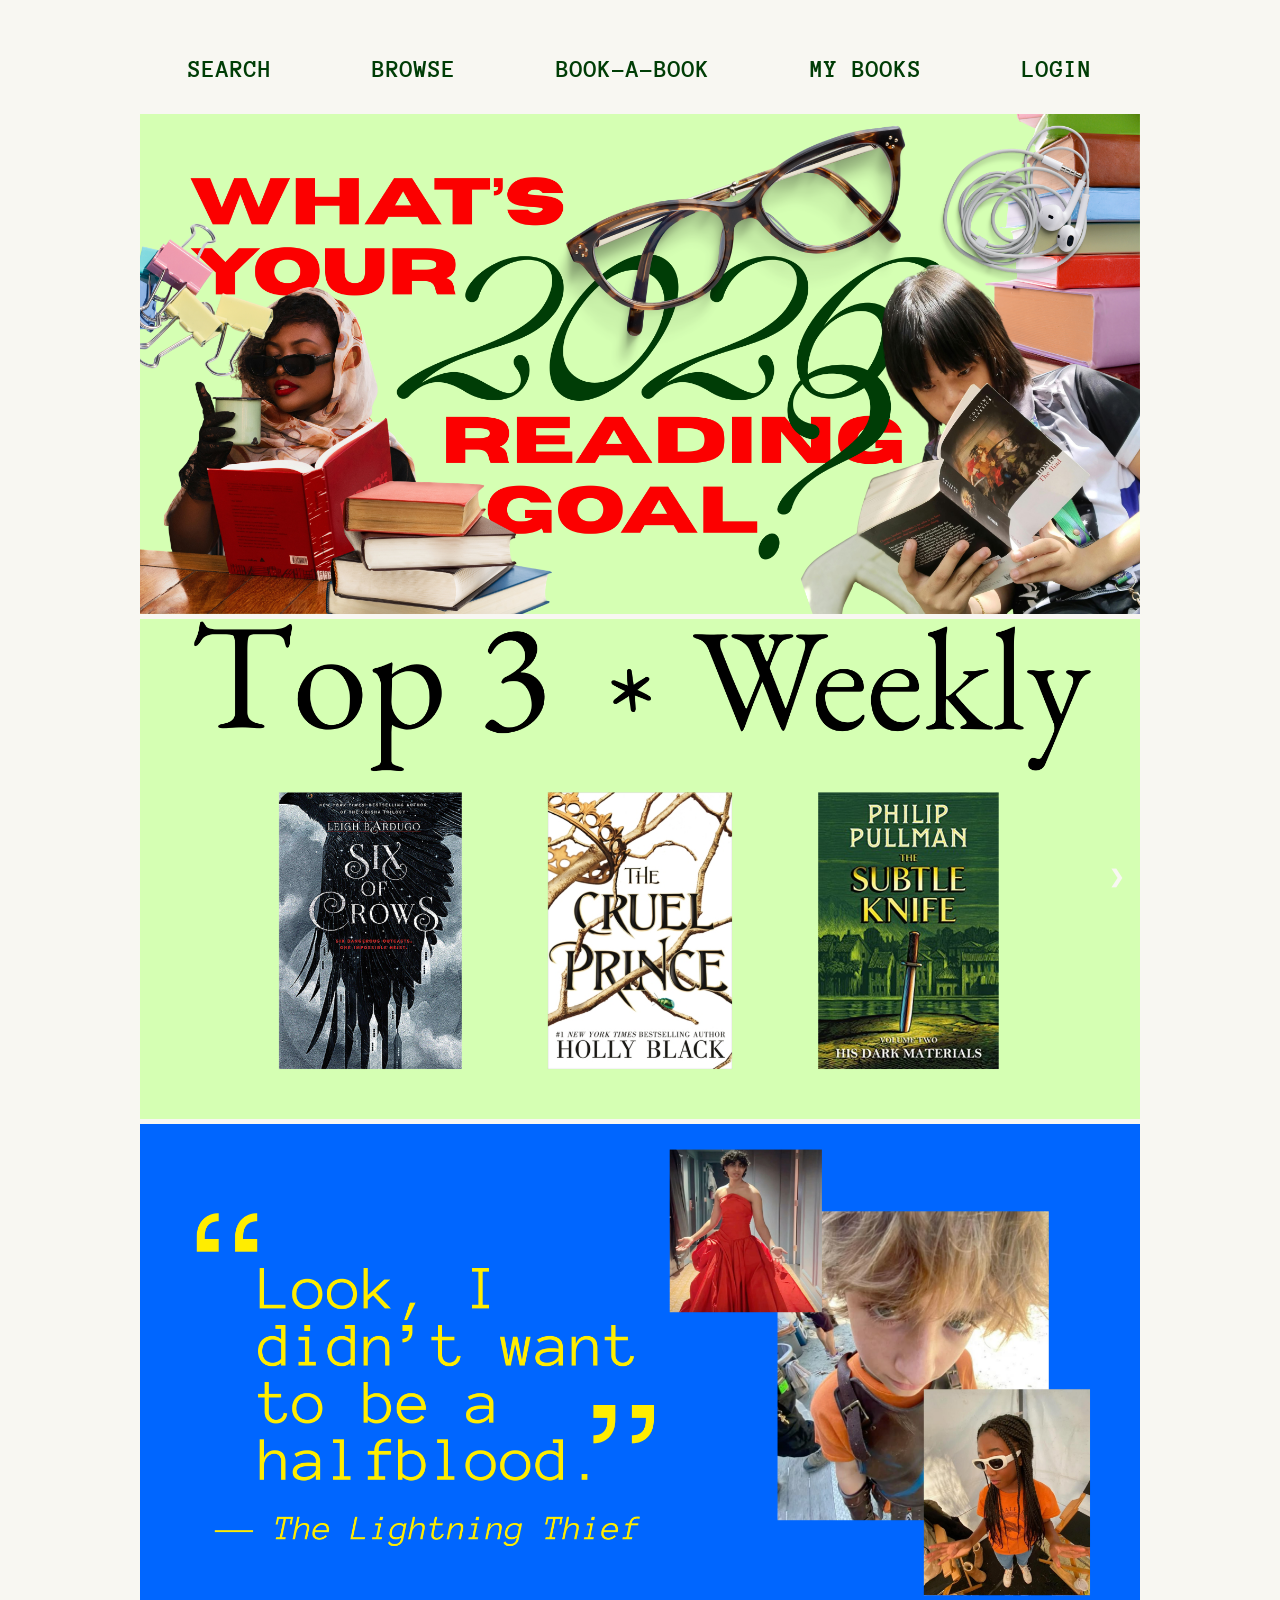
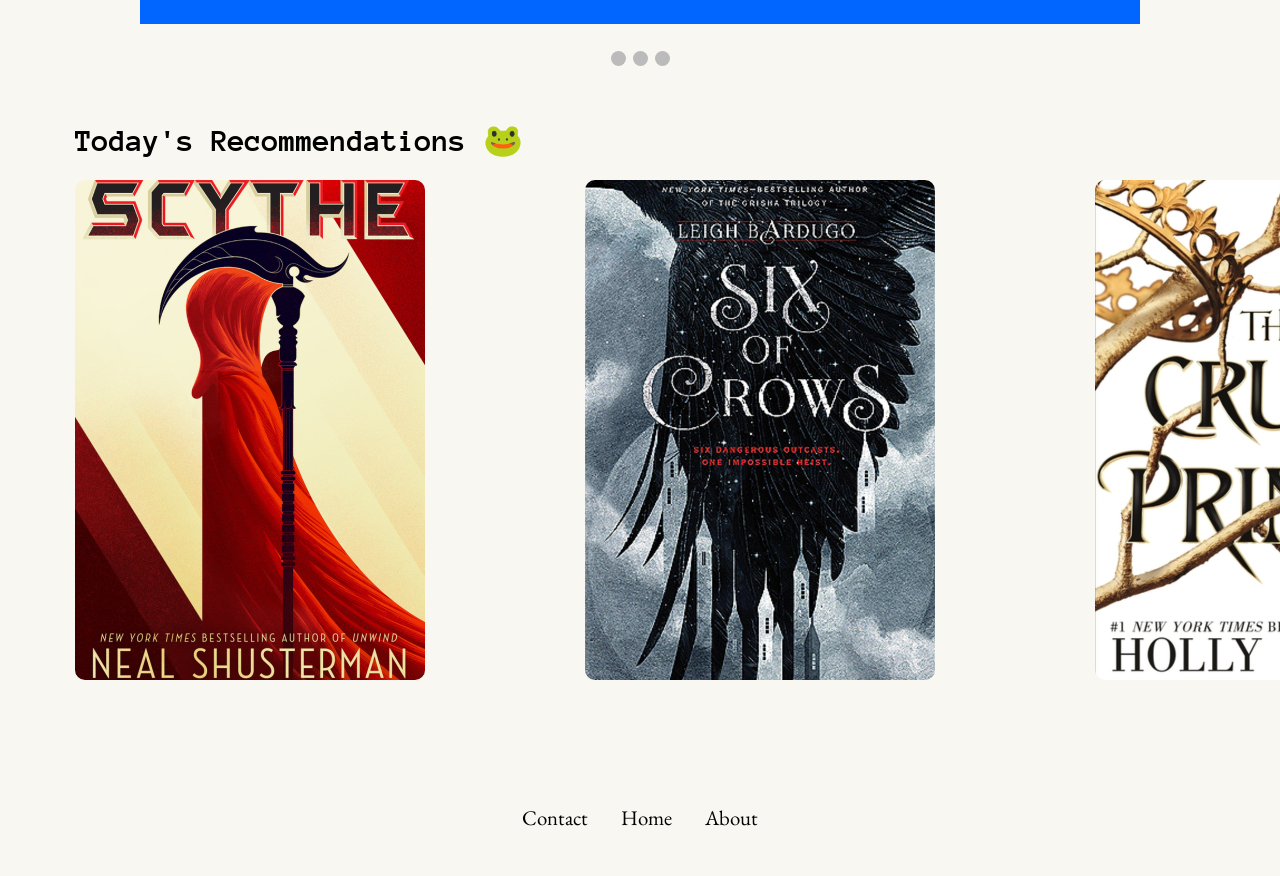
<file: index.html>
<!DOCTYPE html>
<html lang="en">
<head>
    <meta charset="UTF-8">
    <meta name="viewport" content="width=device-width, initial-scale=1.0">
    <title>Book-A-Book</title>
    <link rel="icon" type="image/png" href="images/babicon.png">
    <link rel="stylesheet" href="style.css">
    <link rel="preconnect" href="https://fonts.googleapis.com">
<link rel="preconnect" href="https://fonts.gstatic.com" crossorigin>
<link href="https://fonts.googleapis.com/css2?family=Anonymous+Pro:ital,wght@0,400;0,700;1,400;1,700&family=EB+Garamond:ital,wght@0,400..800;1,400..800&display=swap" rel="stylesheet">
    <script src="script.js"></script>
</head>
<body>
     <header>
        <nav>

            <a href="search.html">Search</a>
            <a href="browse.html">Browse</a>
            <a href="index.html">Book-A-Book</a>
            <a href="mybooks.html">My Books</a>
            <a href="login.html">Login</a>
        </nav>
    </header>
    <!--MAIN CONTENT-->

    <!-- Slideshow container -->
<div class="slideshow-container">

  <!-- Full-width images with number and caption text -->
  <div class="mySlides fade">
    <img src="images/babbanner1.png" style="width:100%">
  </div>

  <div class="mySlides fade">
    <img src="images/babbanner2.png" style="width:100%">
  </div>

  <div class="mySlides fade">
    <img src="images/babbanner3.png" style="width:100%">
  </div>

  <!-- Next and previous buttons -->
  <a class="prev" onclick="plusSlides(-1)">&#10094;</a>
  <a class="next" onclick="plusSlides(1)">&#10095;</a>
</div>
<br>

<!-- The dots/circles -->
<div style="text-align:center">
  <span class="dot" onclick="currentSlide(1)"></span>
  <span class="dot" onclick="currentSlide(2)"></span>
  <span class="dot" onclick="currentSlide(3)"></span>
</div>

<!--TODAY'S RECOMMENDATIONS-->
<h1 id="tr">Today's Recommendations 🐸</H1>
<div class="todayrecs">
  <div>
    <a href="index.html">
    <img src="images/scythe.png" alt="scythe" class="todayrecsimg" style="border-radius: 10px;"/>
    </a>
  </div>
  <div>
    <a href="sixofcrows.html">
    <img src="images/sixofcrows.png" alt="Six of Crows" class="todayrecsimg" style="border-radius: 10px;"/>
    </a>
  </div>
  <div>
    <a href="index.html">
    <img src="images/thecruelprince.png" alt="The Cruel Prince" class="todayrecsimg" style="border-radius: 10px;"/>
    </a>
  </div>
  <div>
    <a href="index.html">
    <img src="images/thejunglebook.png" alt="The Jungle Book" class="todayrecsimg" style="border-radius: 10px;"/>
    </a>
  </div>
  <div>
    <a href="index.html">
    <img src="images/thelosthero.png" alt="The Lost Hero" class="todayrecsimg" style="border-radius: 10px;"/>
    </a>
  </div>
  <div>
    <a href="index.html">
    <img src="images/throughthelookingglass.png" alt="Through the Looking Glass" class="todayrecsimg" style="border-radius: 10px;"/>
    </a>
  </div>
  <div>
    <a href="index.html">
    <img src="images/weshallbemonsters.png" alt="We Shall Be Monsters" class="todayrecsimg" style="border-radius: 10px;"/>
    </a>
  </div>
  <div>
    <a href="index.html">
    <img src="images/yourname.png" alt="Your Name" class="todayrecsimg" style="border-radius: 10px;"/>
    </a>
  </div>
</div>
    <footer>
        <style>
            footer {
                text-align: center;
                padding: 20px 0;
                font-family: 'EB Garamond', serif;
            }

            footer a {
                color: #000;
                text-decoration: none;
                margin: 0 15px;
                font-size: 1.3rem;
            }

            footer a:hover {
                text-decoration: underline;
            }
        </style>
        <a href="#">Contact</a>   
        <a href="index.html">Home</a>
        <a href="#">About</a>
    </footer>
</body>
</html>
</file>
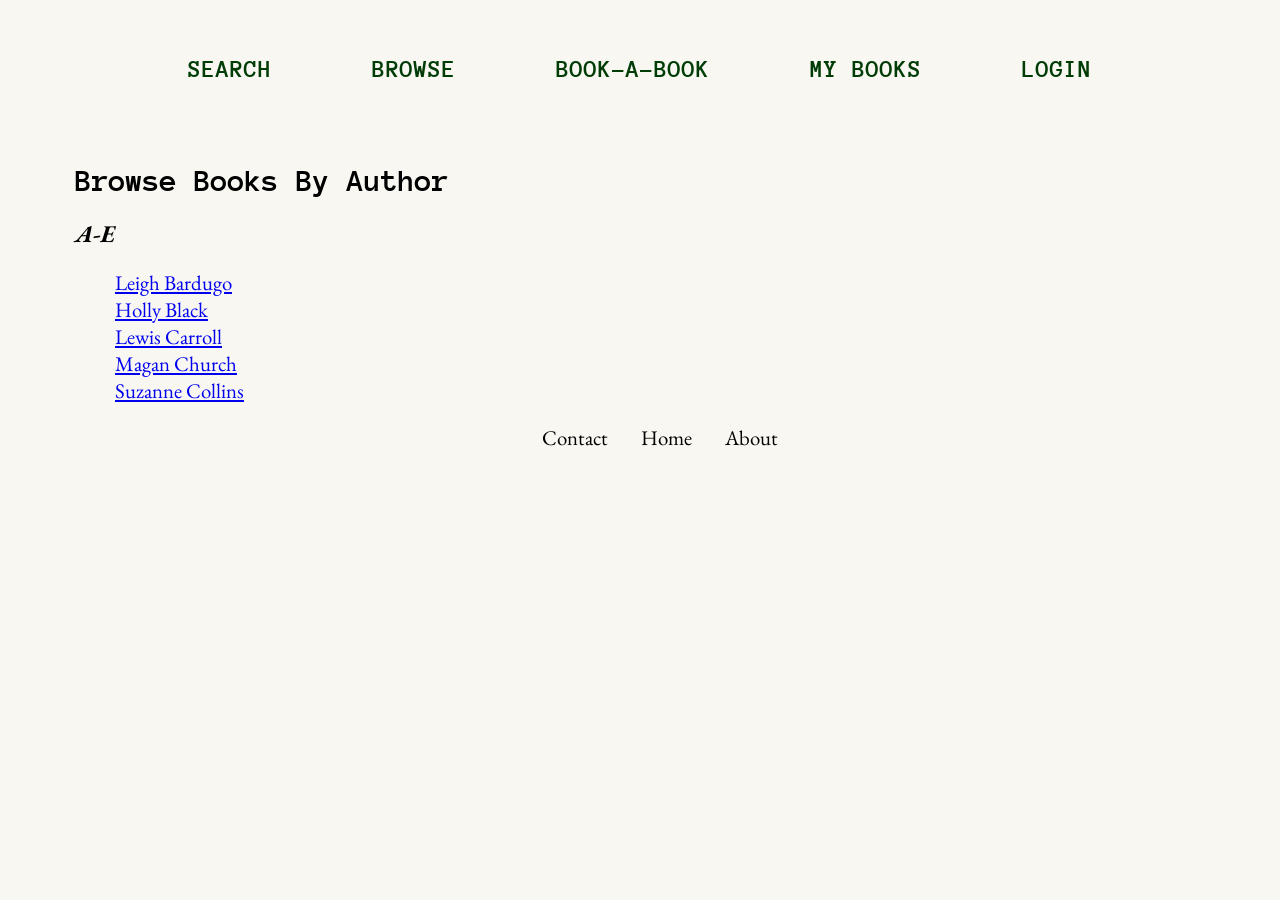
<file: bba.html>
<!DOCTYPE html>
<html lang="en">
<head>
    <meta charset="UTF-8">
    <meta name="viewport" content="width=device-width, initial-scale=1.0">
    <title>Book-A-Book</title>
    <link rel="icon" type="image/png" href="images/babicon.png">
    <link rel="stylesheet" href="style.css">
    <link rel="preconnect" href="https://fonts.googleapis.com">
<link rel="preconnect" href="https://fonts.gstatic.com" crossorigin>
<link href="https://fonts.googleapis.com/css2?family=Anonymous+Pro:ital,wght@0,400;0,700;1,400;1,700&family=EB+Garamond:ital,wght@0,400..800;1,400..800&display=swap" rel="stylesheet">
    <script src="script.js"></script>
</head>
<body>
     <header>
        <nav>

            <a href="search.html">Search</a>
            <a href="browse.html">Browse</a>
            <a href="index.html">Book-A-Book</a>
            <a href="mybooks.html">My Books</a>
            <a href="login.html">Login</a>
        </nav>
    </header>
    <!--MAIN CONTENT-->
<h1 style="font-family: 'Anonymous Pro', monospace; margin-left: 50px; margin-top: 50px;">Browse Books By Author</h1>
    <h2 style="margin-left: 50px;"><i>A-E</i></h2>
<section>
<div>
    <ul class="ficlist" style="margin: 20px 50px;">
    <div>
    <li><a href="leighbardugo.html">Leigh Bardugo</a></li>
    <li><a href="index.html">Holly Black</a></li>
    <li><a href="index.html">Lewis Carroll</a></li>
    <li><a href="index.html">Magan Church</a></li>
    <li><a href="index.html">Suzanne Collins</a></li>
</div>
 <footer>
        <style>
            footer {
                text-align: center;
                padding: 20px 0;
                font-family: 'EB Garamond', serif;
            }

            footer a {
                color: #000;
                text-decoration: none;
                margin: 0 15px;
                font-size: 1.3rem;
            }

            footer a:hover {
                text-decoration: underline;
            }
        </style>
        <a href="#">Contact</a>   
        <a href="index.html">Home</a>
        <a href="#">About</a>
    </footer>
</section>    
    </body>
    </html>
</file>
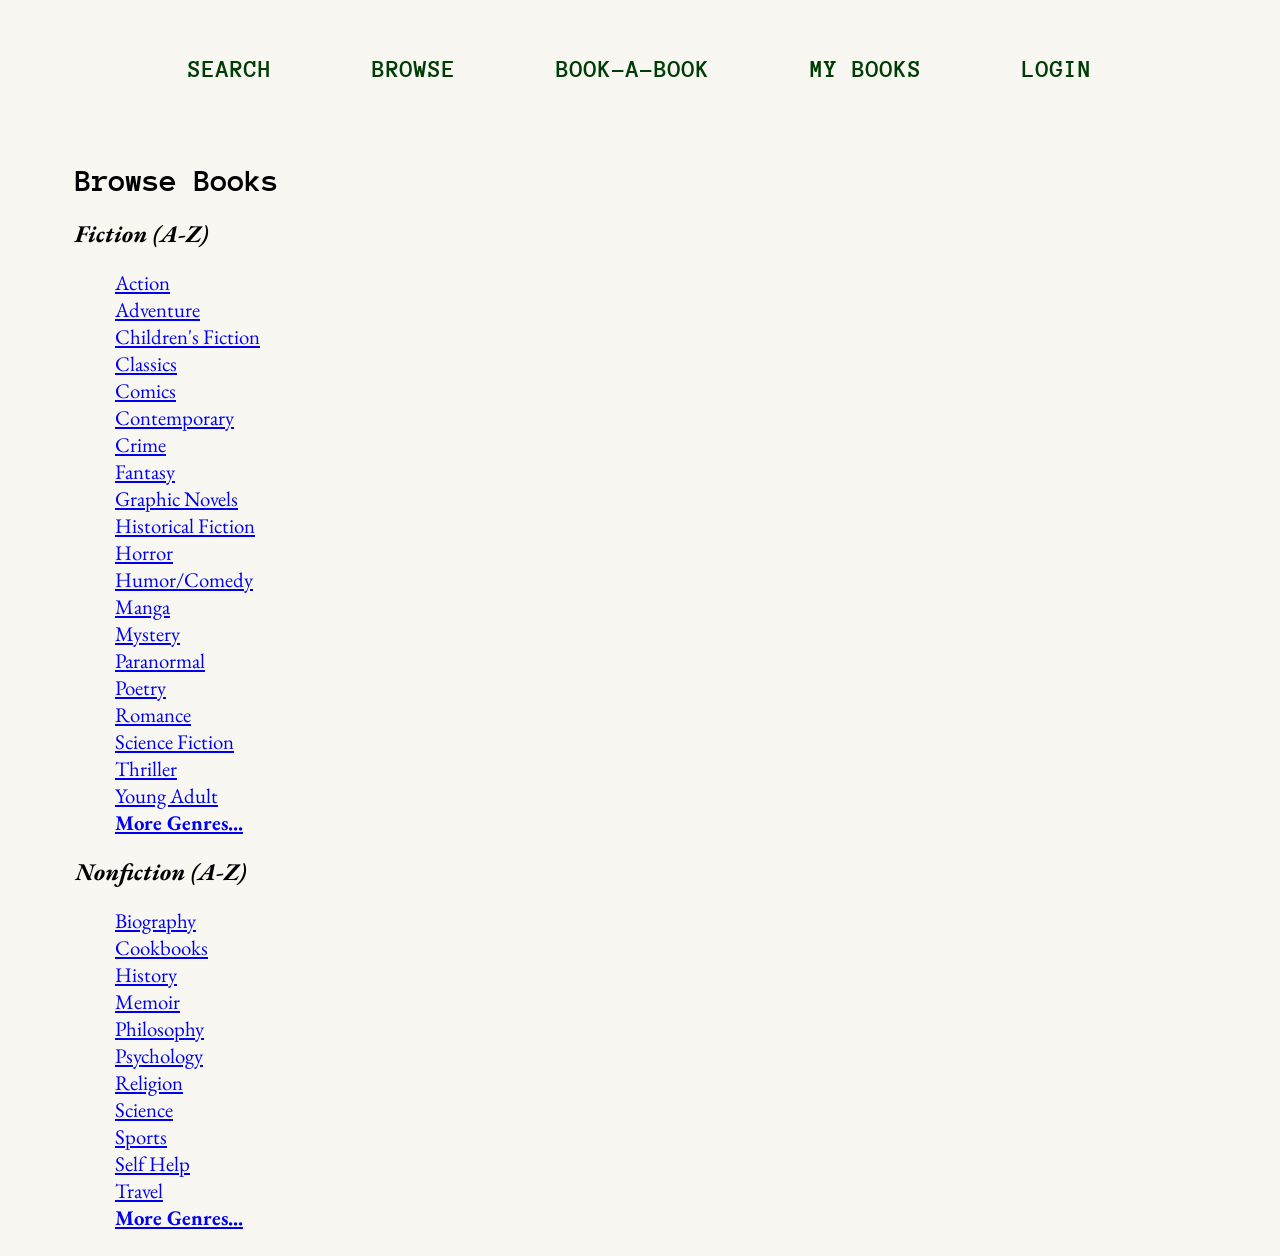
<file: bbg.html>
<!DOCTYPE html>
<html lang="en">
<head>
    <meta charset="UTF-8">
    <meta name="viewport" content="width=device-width, initial-scale=1.0">
    <title>Book-A-Book</title>
    <link rel="icon" type="image/png" href="images/babicon.png">
    <link rel="stylesheet" href="style.css">
    <link rel="preconnect" href="https://fonts.googleapis.com">
<link rel="preconnect" href="https://fonts.gstatic.com" crossorigin>
<link href="https://fonts.googleapis.com/css2?family=Anonymous+Pro:ital,wght@0,400;0,700;1,400;1,700&family=EB+Garamond:ital,wght@0,400..800;1,400..800&display=swap" rel="stylesheet">
    <script src="script.js"></script>
</head>
<body>
     <header>
        <nav>

            <a href="search.html">Search</a>
            <a href="browse.html">Browse</a>
            <a href="index.html">Book-A-Book</a>
            <a href="mybooks.html">My Books</a>
            <a href="login.html">Login</a>
        </nav>
    </header>
    <!--MAIN CONTENT-->
<h1 style="font-family: 'Anonymous Pro', monospace; margin-left: 50px; margin-top: 50px;">Browse Books</h1>
    <h2 style="margin-left: 50px;"><i>Fiction (A-Z)</i></h2>
<section>
<div>
    <ul class="ficlist" style="margin: 20px 50px;">
    <div>
    <li><a href="index.html" class="Action">Action</a></li>
    <li><a href="index.html">Adventure</a></li>
    <li><a href="index.html">Children's Fiction</a></li>
    <li><a href="index.html">Classics</a></li>
    <li><a href="index.html">Comics</a></li>
    <li><a href="index.html">Contemporary</a></li>
    <li><a href="index.html">Crime</a></li>
    <li><a href="fantasy.html">Fantasy</a></li>
    <li><a href="index.html">Graphic Novels</a></li>
    <li><a href="index.html">Historical Fiction</a></li>
    <li><a href="index.html">Horror</a></li>
    <li><a href="index.html">Humor/Comedy</a></li>
    <li><a href="index.html">Manga</a></li>
    <li><a href="index.html">Mystery</a></li>
    <li><a href="index.html">Paranormal</a></li>
    <li><a href="index.html">Poetry</a></li>
    <li><a href="index.html">Romance</a></li>
    <li><a href="index.html">Science Fiction</a></li>
    <li><a href="index.html">Thriller</a></li>
    <li><a href="index.html">Young Adult</a></li>
    <li><a href="index.html"><b>More Genres...</b></a></li>
    </div>
    </ul>
</div>
</section>
    <h2 style="margin-left: 50px;"><i>Nonfiction (A-Z)</i></h2>
    <section>
<div>
    <ul class="nonficlist" style="margin: 20px 50px;">
    <li><a href="index.html">Biography</a></li>
    <li><a href="index.html">Cookbooks</a></li>
    <li><a href="index.html">History</a></li>
    <li><a href="index.html">Memoir</a></li>
    <li><a href="index.html">Philosophy</a></li>
    <li><a href="index.html">Psychology</a></li>
    <li><a href="index.html">Religion</a></li>
    <li><a href="index.html">Science</a></li>
    <li><a href="index.html">Sports</a></li>
    <li><a href="index.html">Self Help</a></li>
    <li><a href="index.html">Travel</a></li>
    <li><a href="index.html"><b>More Genres...</b></a></li>
    </ul>
</div>
</section>    
    </body>
    </html>
</file>
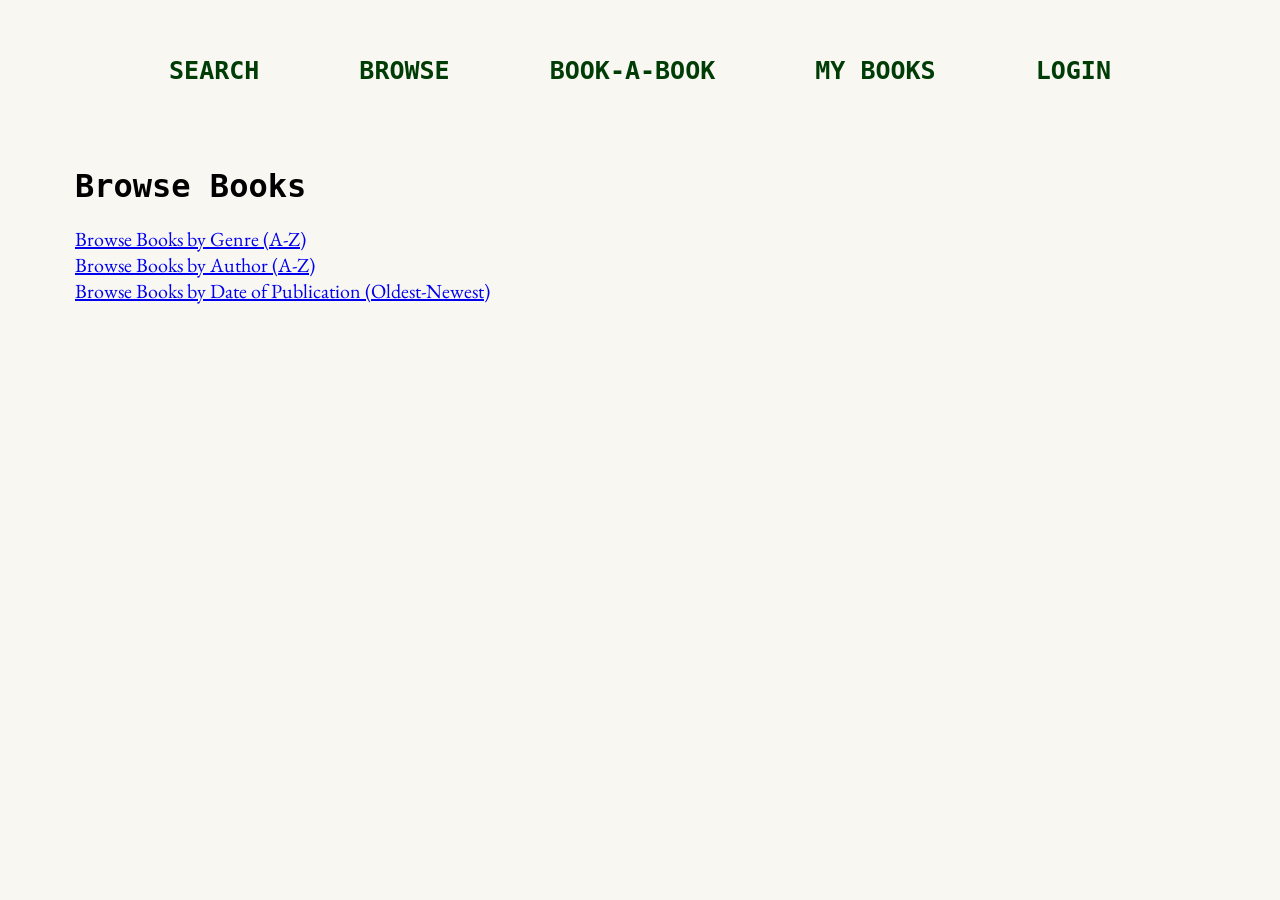
<file: browse.html>
<!DOCTYPE html>
<html lang="en">
<head>
    <meta charset="UTF-8">
    <meta name="viewport" content="width=device-width, initial-scale=1.0">
    <title>Browse</title>
    <link rel="icon" type="image/png" href="images/babicon.png">
    <link rel="stylesheet" href="style.css">
    <link rel="preconnect" href="https://fonts.googleapis.com">
<link rel="preconnect" href="https://fonts.gstatic.com" crossorigin>
<link href="https://fonts.googleapis.com/css2?family=EB+Garamond:ital,wght@0,400..800;1,400..800&display=swap" rel="stylesheet">
</head>
<body>
     <header>
        <nav>
            <a href="search.html">Search</a>
            <a href="browse.html">Browse</a>
            <a href="index.html">Book-A-Book</a>
            <a href="mybooks.html">My Books</a>
            <a href="login.html">Login</a>
        </nav>
    </header>  
    <!--MAIN CONTENT-->
 <main>
        <h1 style="font-family: 'Anonymous Pro', monospace; margin-left: 50px; margin-top: 50px;">Browse Books</h1>
        <div class="bb">
            <p>
                <a href="bbg.html">Browse Books by Genre (A-Z)</a>
            <br>
                 <a href="bba.html">Browse Books by Author (A-Z)</a>
            <br>
                <a href="index.html">Browse Books by Date of Publication (Oldest-Newest)</a>

            </p>
        </div>




    </main> 
    
</body>
</html>
</file>
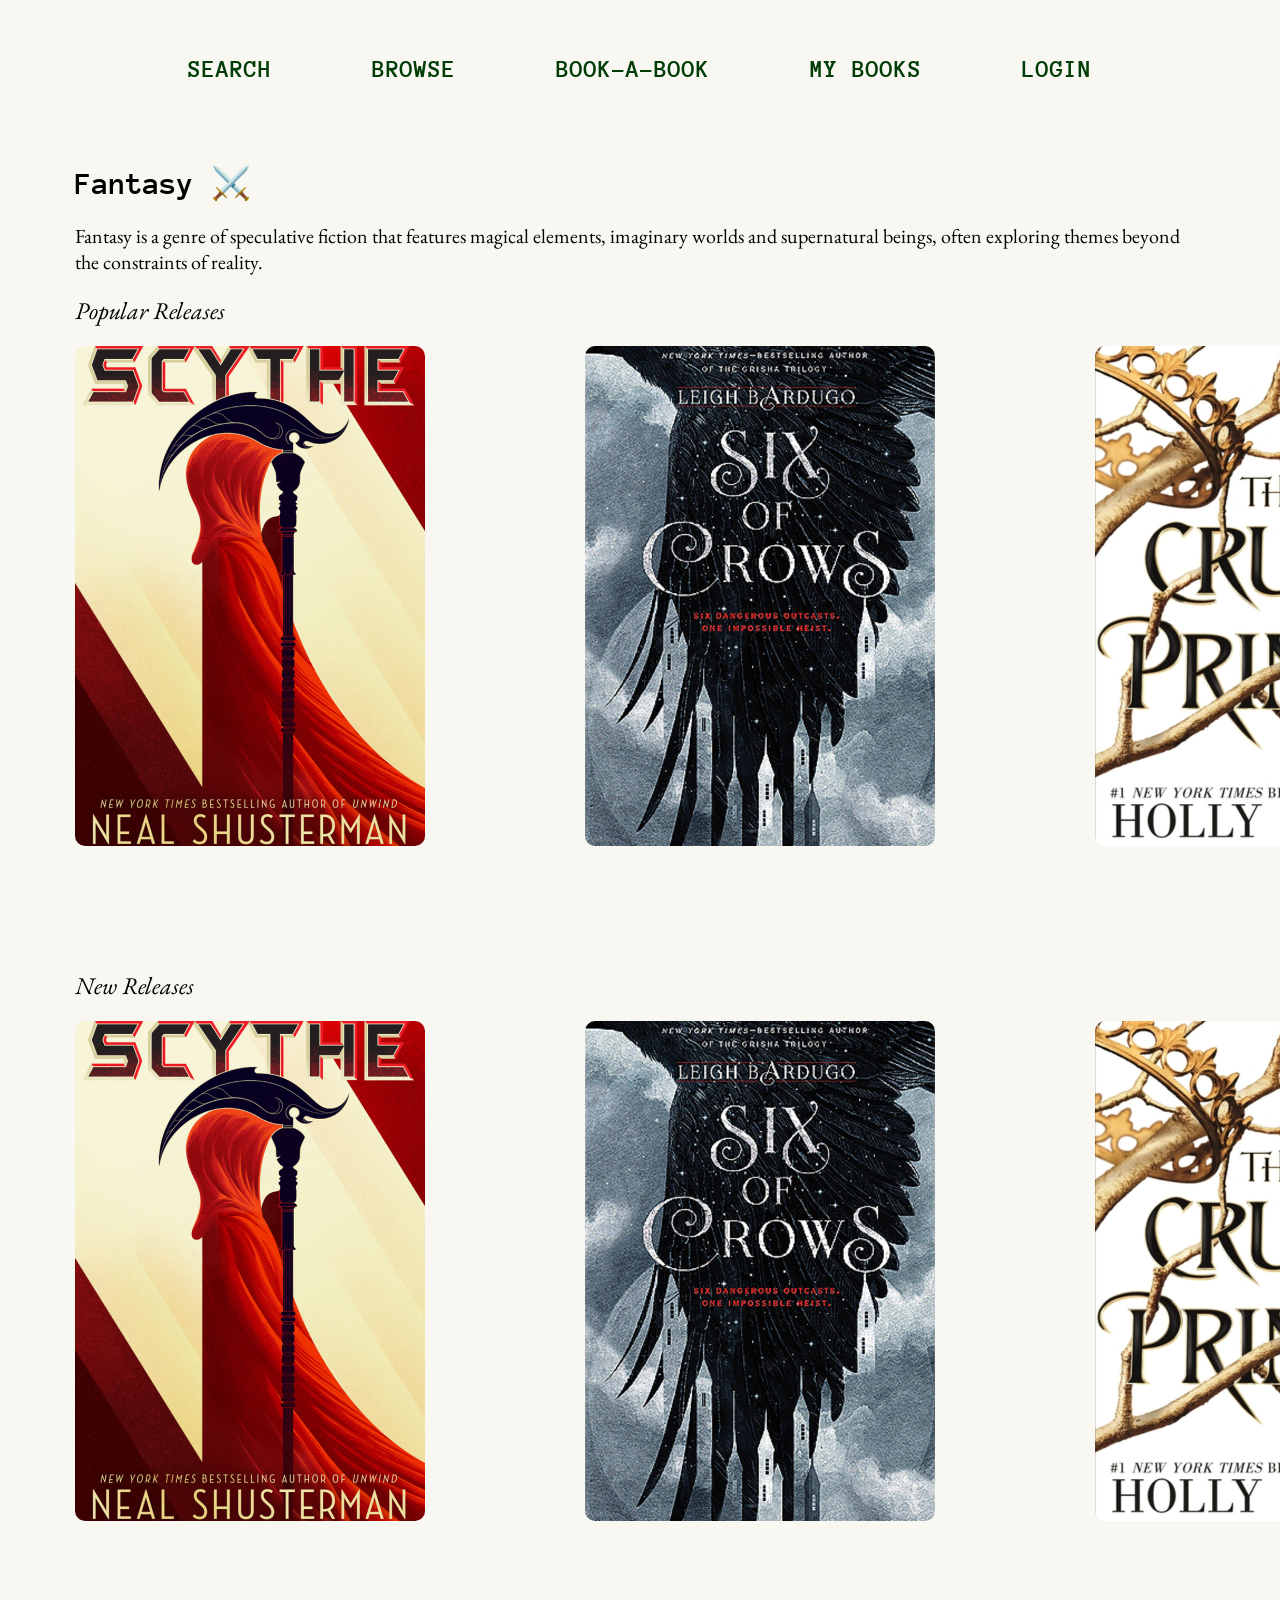
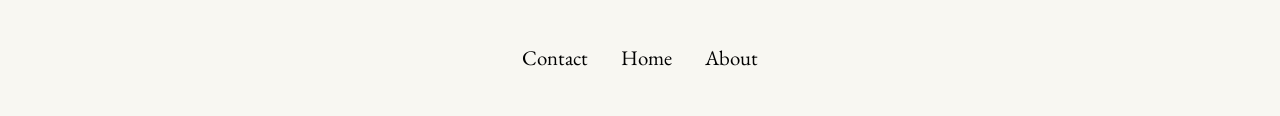
<file: fantasy.html>
<!DOCTYPE html>
<html lang="en">
<head>
    <meta charset="UTF-8">
    <meta name="viewport" content="width=device-width, initial-scale=1.0">
    <title>Book-A-Book</title>
    <link rel="icon" type="image/png" href="images/babicon.png">
    <link rel="stylesheet" href="style.css">
    <link rel="preconnect" href="https://fonts.googleapis.com">
<link rel="preconnect" href="https://fonts.gstatic.com" crossorigin>
<link href="https://fonts.googleapis.com/css2?family=Anonymous+Pro:ital,wght@0,400;0,700;1,400;1,700&family=EB+Garamond:ital,wght@0,400..800;1,400..800&display=swap" rel="stylesheet">
    <script src="script.js"></script>
</head>
<body>
     <header>
        <nav>

            <a href="search.html">Search</a>
            <a href="browse.html">Browse</a>
            <a href="index.html">Book-A-Book</a>
            <a href="mybooks.html">My Books</a>
            <a href="login.html">Login</a>
        </nav>
    </header>
    <!--MAIN CONTENT-->
<!--FANTASY-->
<h1 id="tr">Fantasy ⚔️</H1>
<p style="margin-left: 50px; margin-right: 50px;">Fantasy is a genre of speculative fiction that features magical elements, imaginary worlds and supernatural beings, often exploring themes beyond the constraints of reality. <br></p>
<h2 style="font-weight: normal; margin-left: 50px; margin-right: 50px;"><i>Popular Releases</i></h2>
<div class="todayrecs">
  <div>
    <a href="index.html">
    <img src="images/scythe.png" alt="scythe" class="todayrecsimg" style="border-radius: 10px;"/>
    </a>
  </div>
  <div>
    <a href="sixofcrows.html">
    <img src="images/sixofcrows.png" alt="Six of Crows" class="todayrecsimg" style="border-radius: 10px;"/>
    </a>
  </div>
  <div>
    <a href="index.html">
    <img src="images/thecruelprince.png" alt="The Cruel Prince" class="todayrecsimg" style="border-radius: 10px;"/>
    </a>
  </div>
  <div>
    <a href="index.html">
    <img src="images/thejunglebook.png" alt="The Jungle Book" class="todayrecsimg" style="border-radius: 10px;"/>
    </a>
  </div>
  <div>
    <a href="index.html">
    <img src="images/thelosthero.png" alt="The Lost Hero" class="todayrecsimg" style="border-radius: 10px;"/>
    </a>
  </div>
  <div>
    <a href="index.html">
    <img src="images/throughthelookingglass.png" alt="Through the Looking Glass" class="todayrecsimg" style="border-radius: 10px;"/>
    </a>
  </div>
  <div>
    <a href="index.html">
    <img src="images/weshallbemonsters.png" alt="We Shall Be Monsters" class="todayrecsimg" style="border-radius: 10px;"/>
    </a>
  </div>
  <div>
    <a href="index.html">
    <img src="images/yourname.png" alt="Your Name" class="todayrecsimg" style="border-radius: 10px;"/>
    </a>
  </div>
</div>
<!--NEW RELEASES-->
<h2 style="font-weight: normal; margin-left: 50px; margin-right: 50px;"><i>New Releases</i></h2>
<div class="todayrecs">
  <div>
    <a href="index.html">
    <img src="images/scythe.png" alt="scythe" class="todayrecsimg" style="border-radius: 10px;"/>
    </a>
  </div>
  <div>
    <a href="sixofcrows.html">
    <img src="images/sixofcrows.png" alt="Six of Crows" class="todayrecsimg" style="border-radius: 10px;"/>
    </a>
  </div>
  <div>
    <a href="index.html">
    <img src="images/thecruelprince.png" alt="The Cruel Prince" class="todayrecsimg" style="border-radius: 10px;"/>
    </a>
  </div>
  <div>
    <a href="index.html">
    <img src="images/thejunglebook.png" alt="The Jungle Book" class="todayrecsimg" style="border-radius: 10px;"/>
    </a>
  </div>
  <div>
    <a href="index.html">
    <img src="images/thelosthero.png" alt="The Lost Hero" class="todayrecsimg" style="border-radius: 10px;"/>
    </a>
  </div>
  <div>
    <a href="index.html">
    <img src="images/throughthelookingglass.png" alt="Through the Looking Glass" class="todayrecsimg" style="border-radius: 10px;"/>
    </a>
  </div>
  <div>
    <a href="index.html">
    <img src="images/weshallbemonsters.png" alt="We Shall Be Monsters" class="todayrecsimg" style="border-radius: 10px;"/>
    </a>
  </div>
  <div>
    <a href="index.html">
    <img src="images/yourname.png" alt="Your Name" class="todayrecsimg" style="border-radius: 10px;"/>
    </a>
  </div>
</div>
    <footer>
        <style>
            footer {
                text-align: center;
                padding: 20px 0;
                font-family: 'EB Garamond', serif;
            }

            footer a {
                color: #000;
                text-decoration: none;
                margin: 0 15px;
                font-size: 1.3rem;
            }

            footer a:hover {
                text-decoration: underline;
            }
        </style>
        <a href="#">Contact</a>   
        <a href="index.html">Home</a>
        <a href="#">About</a>
    </footer>
</body>
</html>
</file>
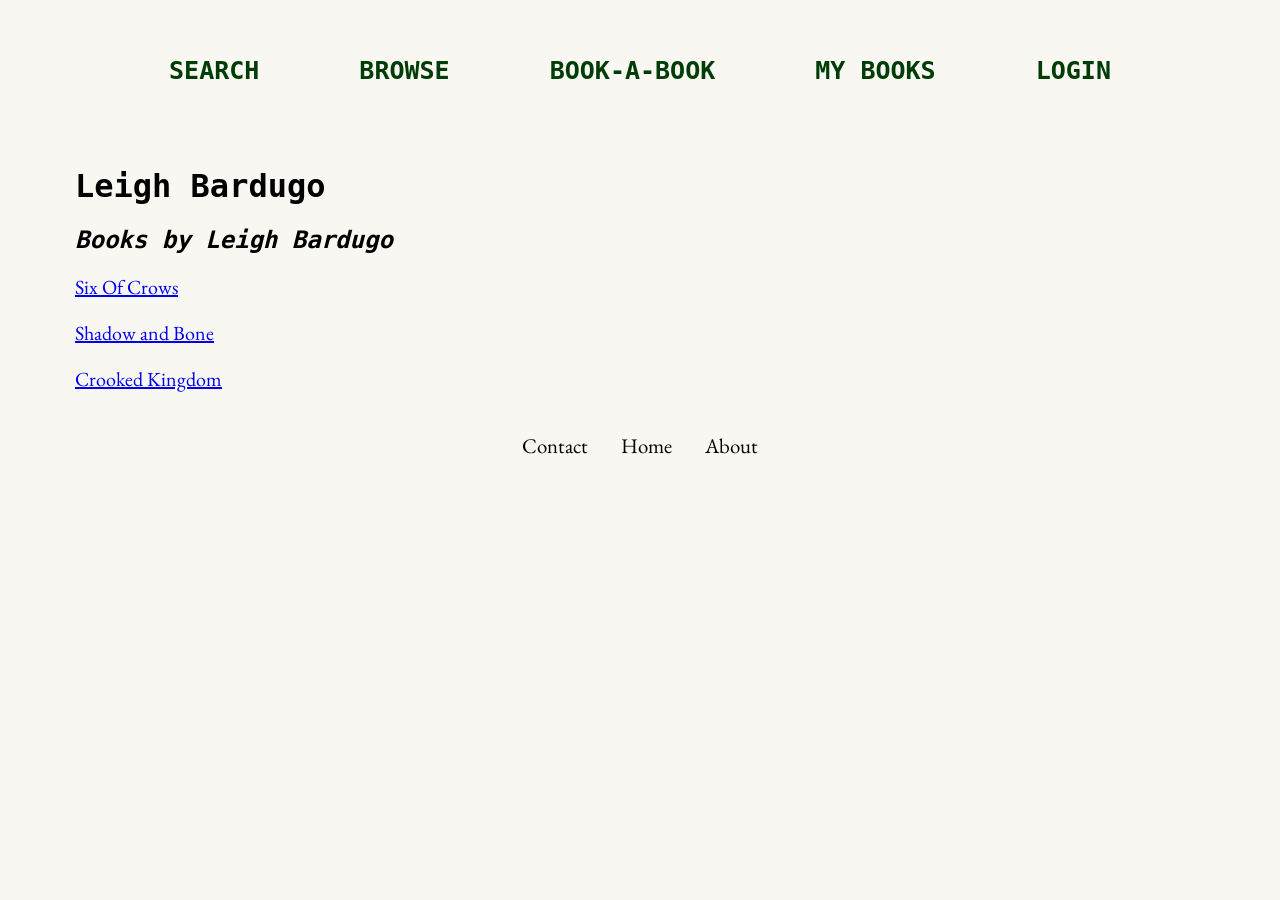
<file: leighbardugo.html>
<!DOCTYPE html>
<html lang="en">
<head>
    <meta charset="UTF-8">
    <meta name="viewport" content="width=device-width, initial-scale=1.0">
    <title>Book-A-Book</title>
    <link rel="icon" type="image/png" href="images/babicon.png">
    <link rel="stylesheet" href="style.css">
    <link rel="preconnect" href="https://fonts.googleapis.com">
<link rel="preconnect" href="https://fonts.gstatic.com" crossorigin>
<link href="https://fonts.googleapis.com/css2?family=EB+Garamond:ital,wght@0,400..800;1,400..800&display=swap" rel="stylesheet">
</head>
<body>
     <header>
        <nav>

            <a href="search.html">Search</a>
            <a href="browse.html">Browse</a>
            <a href="index.html">Book-A-Book</a>
            <a href="mybooks.html">My Books</a>
            <a href="login.html">Login</a>
        </nav>
    </header>
    <!--MAIN CONTENT-->
    <h1 style="font-family: 'Anonymous Pro', monospace; margin-left: 50px; margin-top: 50px;">Leigh Bardugo</h1>
    <h2 style="font-family: 'Anonymous Pro', monospace; margin-left: 50px; margin-top: 20px;"><i>Books by Leigh Bardugo</i></h2>
    <a href="sixofcrows.html"><p style="margin-left: 50px;">Six Of Crows</p></a>
    <a href="sixofcrows.html"><p style="margin-left: 50px;">Shadow and Bone</p></a>
    <a href="sixofcrows.html"><p style="margin-left: 50px;">Crooked Kingdom</p></a>


<footer>
        <style>
            footer {
                text-align: center;
                padding: 20px 0;
                font-family: 'EB Garamond', serif;
            }

            footer a {
                color: #000;
                text-decoration: none;
                margin: 0 15px;
                font-size: 1.3rem;
            }

            footer a:hover {
                text-decoration: underline;
            }
        </style>
        <a href="#">Contact</a>   
        <a href="index.html">Home</a>
        <a href="#">About</a>
    </footer>
</body>
</html>
</file>
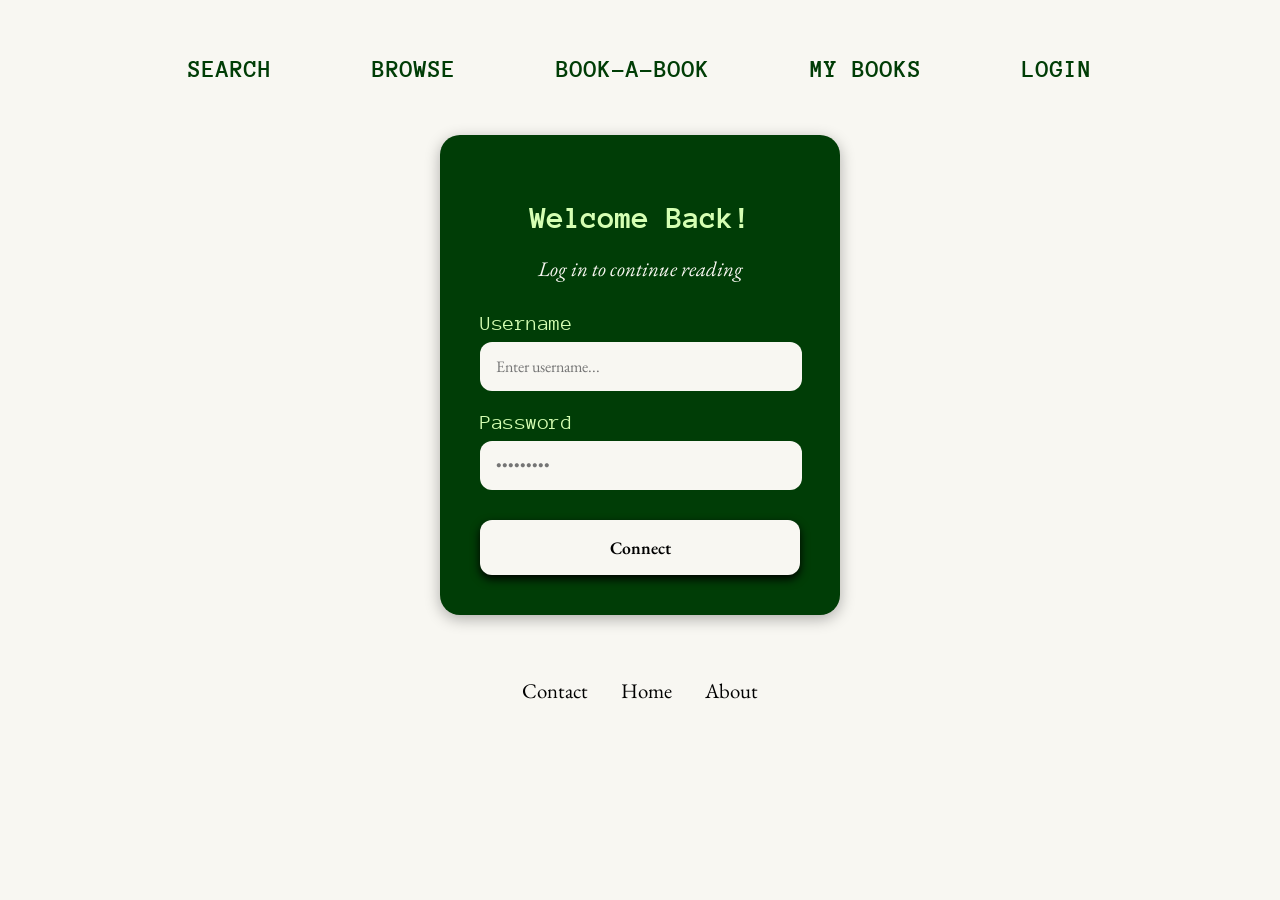
<file: login.html>
<!DOCTYPE html>
<html lang="en">
<head>
    <meta charset="UTF-8">
    <meta name="viewport" content="width=device-width, initial-scale=1.0">
    <title>Login/Sign Up</title>
    <link rel="stylesheet" href="style.css">
    <link rel="icon" type="image/png" href="images/babicon.png">
    <link rel="preconnect" href="https://fonts.googleapis.com">
    <link rel="preconnect" href="https://fonts.gstatic.com" crossorigin>
    <link href="https://fonts.googleapis.com/css2?family=EB+Garamond&family=Anonymous+Pro:wght@400;700&display=swap" rel="stylesheet">
    <script src="script.js"></script>
</head>
<body>
    <!--NAVBAR-->
     <header>
        <nav>
            <a href="search.html">Search</a>
            <a href="browse.html">Browse</a>
            <a href="index.html">Book-A-Book</a>
            <a href="mybooks.html">My Books</a>
            <a href="login.html">Login</a>
        </nav>
    </header>
    <br>
     <!-- The Login Form -->
        <div class="login-container">
            <div class="form-card" id="loginCard">
                <h2>Welcome Back!</h2>
                <p><i>Log in to continue reading</i></p>

                <form id="loginForm" onsubmit="event.preventDefault();">
                    
                    <div class="input-group">
                        <label for="username">Username</label>
                        <input type="text" id="username" placeholder="Enter username..." autocomplete="off">
                    </div>

                    <div class="input-group">
                        <label for="password">Password</label>
                        <input type="password" id="password" placeholder="•••••••••" autocomplete="off">
                    </div>

                    <button type="button" id="loginBtn">Connect</button>
                </form>
            </div>
        </div>

    </div>

    <script src="https://cdnjs.cloudflare.com/ajax/libs/gsap/3.12.2/gsap.min.js"></script>
    <script src="script.js"></script>
    <br><br>

    <footer>
        <style>
            footer {
                text-align: center;
                padding: 20px 0;
                font-family: 'EB Garamond', serif;
            }

            footer a {
                color: #000;
                text-decoration: none;
                margin: 0 15px;
                font-size: 1.3rem;
            }

            footer a:hover {
                text-decoration: underline;
            }
        </style>
        <a href="#">Contact</a>   
        <a href="index.html">Home</a>
        <a href="#">About</a>
    </footer>
</body>
</html>
</file>
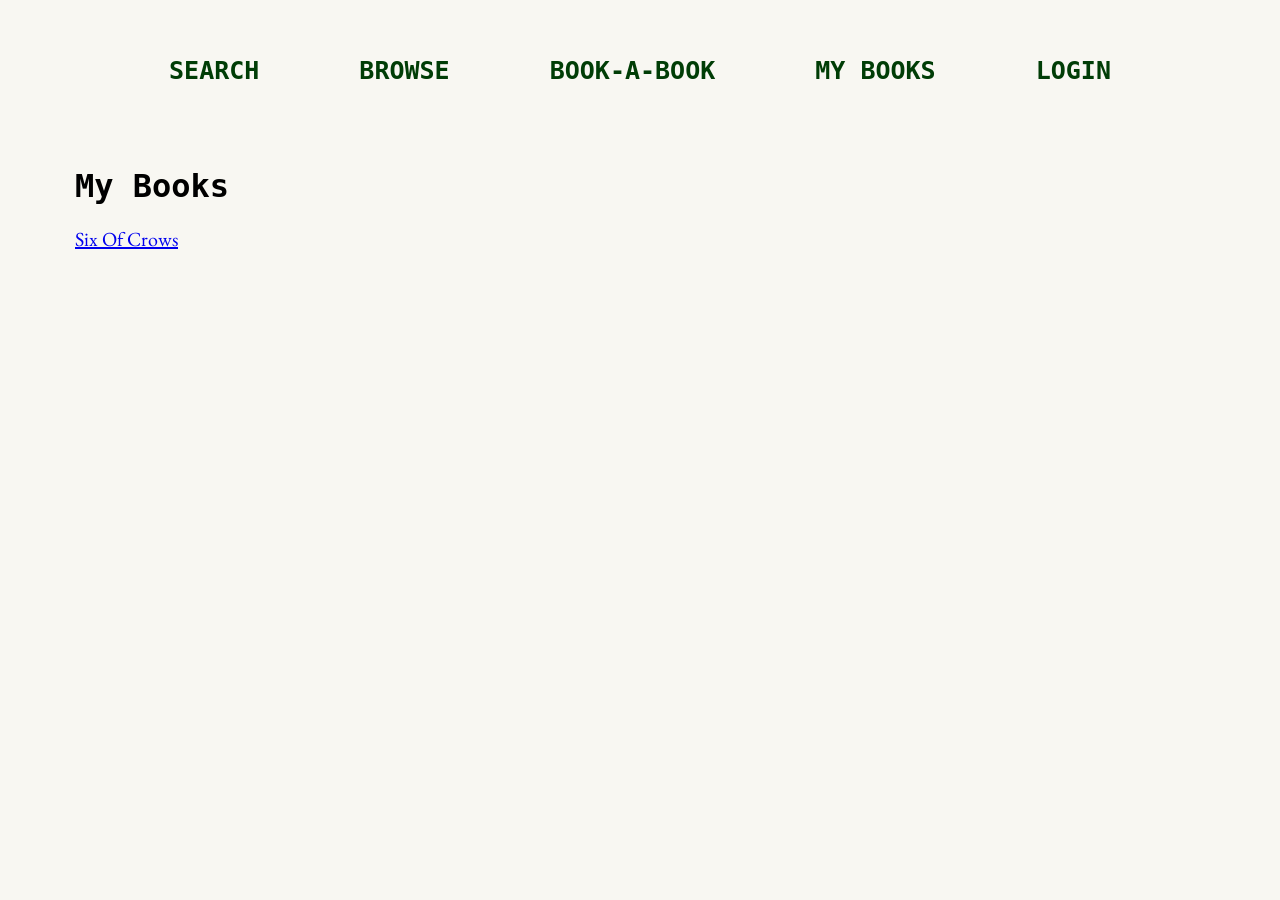
<file: mybooks.html>
<!DOCTYPE html>
<html lang="en">
<head>
    <meta charset="UTF-8">
    <meta name="viewport" content="width=device-width, initial-scale=1.0">
    <title>My Books</title>
    <link rel="icon" type="image/png" href="images/babicon.png">
    <link rel="stylesheet" href="style.css">
    <link rel="preconnect" href="https://fonts.googleapis.com">
<link rel="preconnect" href="https://fonts.gstatic.com" crossorigin>
<link href="https://fonts.googleapis.com/css2?family=EB+Garamond:ital,wght@0,400..800;1,400..800&display=swap" rel="stylesheet">

</head>
<body>
     <header>
        <nav>
            <a href="search.html">Search</a>
            <a href="browse.html">Browse</a>
            <a href="index.html">Book-A-Book</a>
            <a href="mybooks.html">My Books</a>
            <a href="login.html">Login</a>
        </nav>
    </header>
    <main>
        <h1 style="font-family: 'Anonymous Pro', monospace; margin-left: 50px; margin-top: 50px;">My Books</h1>
        <div>
            <a href="sixofcrows.html">
            <p style="margin-left: 50px;">Six Of Crows</p></a>
        </div>




    </main> 
    
</body>
</html>
</file>
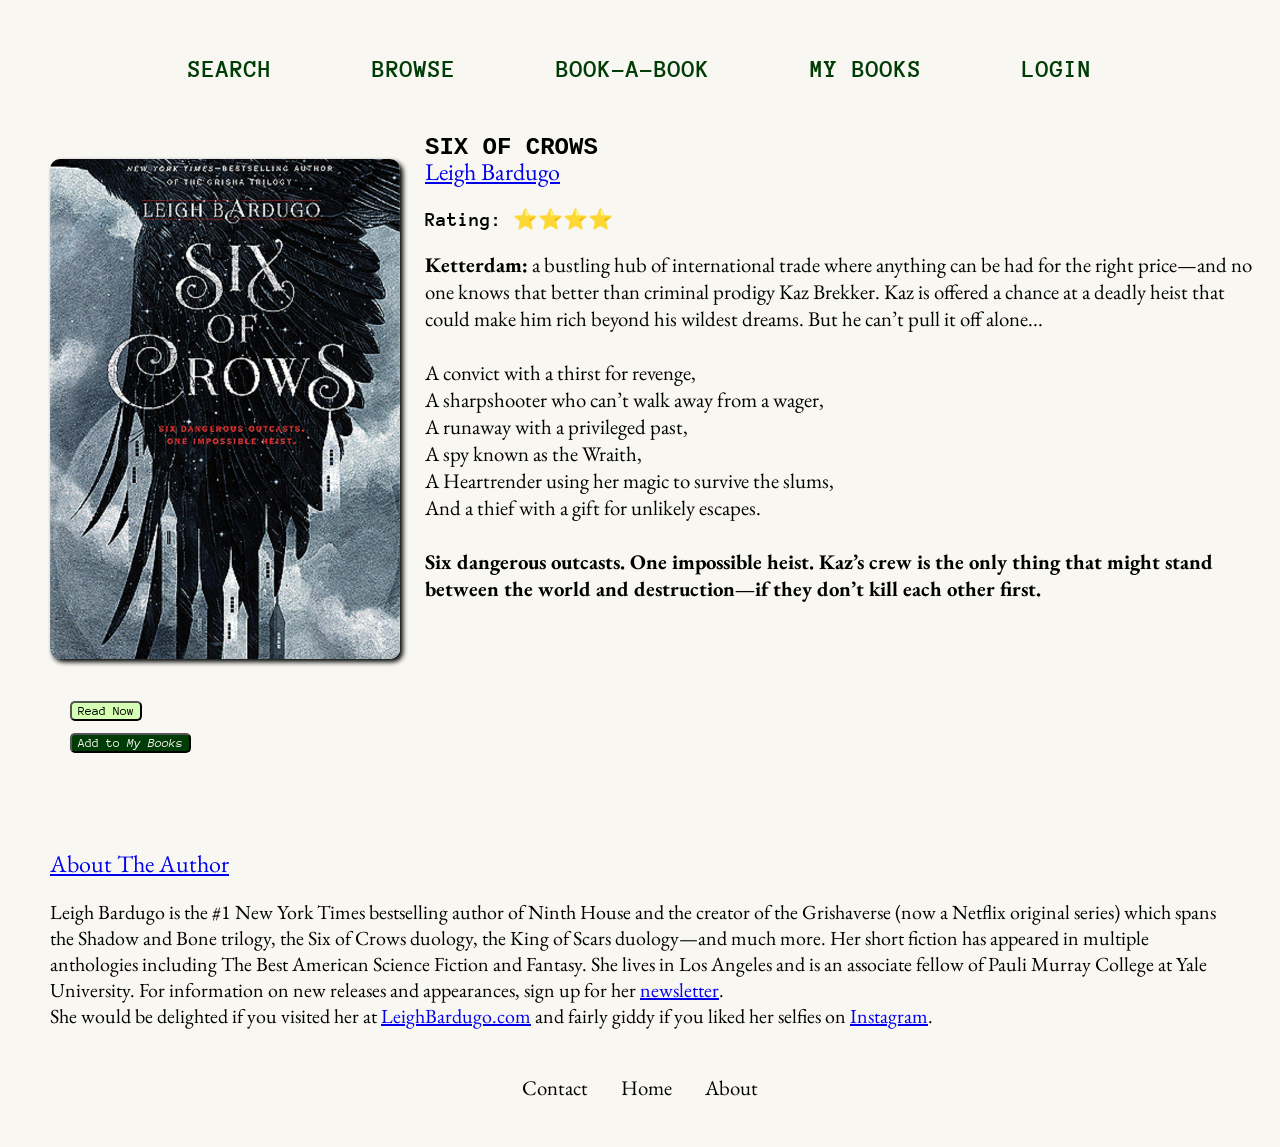
<file: sixofcrows.html>
<!DOCTYPE html>
<html lang="en">
<head>
    <meta charset="UTF-8">
    <meta name="viewport" content="width=device-width, initial-scale=1.0">
    <title>Book-A-Book</title>
    <link rel="icon" type="image/png" href="images/babicon.png">
    <link rel="stylesheet" href="style.css">
    <link rel="preconnect" href="https://fonts.googleapis.com">
<link rel="preconnect" href="https://fonts.gstatic.com" crossorigin>
<link href="https://fonts.googleapis.com/css2?family=Anonymous+Pro:ital,wght@0,400;0,700;1,400;1,700&family=EB+Garamond:ital,wght@0,400..800;1,400..800&display=swap" rel="stylesheet">
    <script src="script.js"></script>
<body>
     <header>
        <nav>
            <a href="search.html">Search</a>
            <a href="browse.html">Browse</a>
            <a href="index.html">Book-A-Book</a>
            <a href="mybooks.html">My Books</a>
            <a href="login.html">Login</a>
        </nav>
    </header>  

    <main>
        <section class="bookpagetopelements">
            <div id="sixofcrowsbox">
                <img src="images/sixofcrows.png" alt="Six Of Crows" id="sixofcrowscover">
                <section class="userworkbox">
                <div id="readbutton">
                <a href="https://archive.org/details/sixofcrows0000bard"><button id="readnow">Read Now</button></a>
                </div>
                 <div id="addbutton">
                <a href="mybooks.html"><button id="addtomybooks">Add to <i>My Books</i></button></a>
                </div>
                </section>
            </div>
            <div>
                <h1 style="font-family: 'Anonymous Pro-Regular', monospace;"><b>SIX OF CROWS</b></h1>
                <a href="leighbardugo.html"><h2 style="font-weight: normal; margin-top: -25px;">Leigh Bardugo</h2></a>
            </div>
            <p style="font-family: 'Anonymous Pro', monospace;"><b>Rating:</b> ⭐⭐⭐⭐</p>
            <div id="bigbox">
                <p id="sixofcrowsbookdesc">
                <b>Ketterdam:</b> a bustling hub of international trade where anything can be had for the right price—and no one knows that better than criminal prodigy Kaz Brekker. Kaz is offered a chance at a deadly heist that could make him rich beyond his wildest dreams. But he can’t pull it off alone...
                <br>
                <br>A convict with a thirst for revenge,
                <br>A sharpshooter who can’t walk away from a wager,
                <br>A runaway with a privileged past,
                <br>A spy known as the Wraith,
                <br>A Heartrender using her magic to survive the slums,
                <br>And a thief with a gift for unlikely escapes.
                <br>
                <br><b>Six dangerous outcasts. One impossible heist. Kaz’s crew is the only thing that might stand between the world and destruction—if they don’t kill each other first.</b>
                </p>
            </div>
                
        </section>
        <section class="userwork">
            

        </section>




        <section class="bookpagebottomelements">
            <div id="author">
                <a href="leighbardugo.html"><h2 style="font-weight: normal;">About The Author</h2></a>
                <p>Leigh Bardugo is the #1 New York Times bestselling author of Ninth House and the creator of the Grishaverse (now a Netflix original series) which spans the Shadow and Bone trilogy, the Six of Crows duology, the King of Scars duology—and much more. Her short fiction has appeared in multiple anthologies including The Best American Science Fiction and Fantasy. She lives in Los Angeles and is an associate fellow of Pauli Murray College at Yale University. For information on new releases and appearances, sign up for her <a href="https://leighbardugo.substack.com/">newsletter</a>.
                <br>She would be delighted if you visited her at <a href="https://www.leighbardugo.com">LeighBardugo.com</a> and fairly giddy if you liked her selfies on <a href="http://instagram.com/lbardugo/7">Instagram</a>.</p>
            </div>




        </section>




    </main>
        <footer>
        <style>
            footer {
                text-align: center;
                padding: 20px 0;
                font-family: 'EB Garamond', serif;
            }

            footer a {
                color: #000;
                text-decoration: none;
                margin: 0 15px;
                font-size: 1.3rem;
            }

            footer a:hover {
                text-decoration: underline;
            }
        </style>
        <a href="#">Contact</a>   
        <a href="index.html">Home</a>
        <a href="#">About</a>
    </footer>
</body>
</html>
</file>
<file: style.css>
/* BASICS */
body {
    margin: 25px;
    background-color: #f8f7f2;
    font-family: "EB Garamond", arial;
}

h1{
    font-family: "anonymous pro-regular", arial;
}

p{
    font-family: "EB Garamond", arial;
    font-size: 20px;
} 

#box1{
    width: 100px;
    height: 100px;
    background-color: #f8f7f2;
    box-shadow: 3px 3px 5px;
}

/*FONTS */

.eb-garamond {
  font-family: "EB Garamond", serif;
  font-optical-sizing: auto;
  font-weight: 400;
  font-style: normal;
}

.anonymous-pro-regular {
  font-family: "Anonymous Pro", monospace;
  font-weight: 400;
  font-style: normal;
}

.anonymous-pro-bold {
  font-family: "Anonymous Pro", monospace;
  font-weight: 700;
  font-style: normal;
}

.anonymous-pro-regular-italic {
  font-family: "Anonymous Pro", monospace;
  font-weight: 400;
  font-style: italic;
}

.anonymous-pro-bold-italic {
  font-family: "Anonymous Pro", monospace;
  font-weight: 700;
  font-style: italic;
}

/* NAVIGATION */
nav {
  display: flex;
  justify-content: center;
  align-items: center;
  gap: 50px;
}

nav a {
    margin: 25px;
    font-size: 25px;
    font-family: "Anonymous Pro", monospace;
    text-transform: uppercase;
    font-weight: bold;
    text-decoration: none;
    color: #003d06;
    padding: 0.4rem 0;
    transition: color 0.3s ease-in-out, opacity 0.3s ease-in-out;
}

nav a:hover {
  color: #654684;
}

nav:has(a:hover) a:not(:hover) {
  opacity: 0.3;
}

/* SEARCH BAR */
#searchbigbox{
  display: flex;
}

.search {
  width: 100%;
  position: relative;
  display: flex;
}

.searchTerm {
  font-family: "Anonymous Pro", monospace;
  width: 100%;
  border: 3px solid #003d06;
  border-right: none;
  padding: 5px;
  height: 20px;
  border-radius: 5px 0 0 5px;
  outline: none;
  color: #000;
  background-color: #f8f7f2;
}

.searchTerm:focus{
  color: #000;
}

.searchButton {
  width: 40px;
  height: 36px;
  border: 1px solid #003d06;
  background: #003d06;
  text-align: center;
  color: #d5ffb3;
  border-radius: 0 5px 5px 0;
  cursor: pointer;
  font-size: 20px;
}

/*Resize the wrap to see the search bar change!*/
.wrap{
  width: 30%;
  position: absolute;
  top: 50%;
  left: 50%;
  transform: translate(-50%, -50%);
}

/* SLIDESHOW */

/* Slideshow container */
.slideshow-container {
  max-width: 1000px;
  position: relative;
  margin: auto;
}

/* Hide the images by default */
.mySlides {
  display: inline-block;
}

/* Next & previous buttons */
.prev, .next {
  cursor: pointer;
  position: absolute;
  top: 50%;
  width: auto;
  margin-top: -22px;
  padding: 16px;
  color: #f8f7f2;
  font-weight: bold;
  font-size: 18px;
  transition: 0.6s ease;
  border-radius: 0 3px 3px 0;
  user-select: none;
}

/* Position the "next button" to the right */
.next {
  right: 0;
  border-radius: 3px 0 0 3px;
}

/* On hover, add a black background color with a little bit see-through */
.prev:hover, .next:hover {
  background-color: #003d06;
}

/* The dots/bullets/indicators */
.dot {
  cursor: pointer;
  height: 15px;
  width: 15px;
  margin: 0 2px;
  background-color: #bbb;
  border-radius: 50%;
  display: inline-block;
  transition: 0.6s ease;
}

.active, .dot:hover {
  background-color: #717171;
}

/* Fading animation */
.fade {
  animation-name: fade;
  animation-duration: 1.5s;
}

@keyframes fade {
  from {opacity: .4}
  to {opacity: 1}
}

/* HOMEPAGE BOOKS */
#tr {
    display: flex;
    margin-left: 50px;
    margin-top: 50px;
    font-family: "Anonymous Pro", monospace;
}

::-webkit-scrollbar {

  display: none;
}

* {

  -ms-overflow-style: none;

  scrollbar-width: none;

}

#todayrecsimg {
  width: 50%;
  height: 50%;
  object-fit: cover;

}

.todayrecs{
  width: 500px;
  height: 100vw;
  transform: rotate(-90deg) translateY(-500px);
  transform-origin: top right;
  overflow-x: hidden;
  overflow-y: auto;
  margin-left: 50px;
  margin-right: 50px;
  margin-top: 20px;
  margin-bottom: -55%;

}

.todayrecs div {
  position: relative;
  width: 100%;
  height: 500px;
  transform: rotate(90deg);
  margin: 10px 0;
}

.todayrecs div:first-child {

  margin: 0;

}



/* BOOK PAGE */
#bookpagetopelements{
    margin: 25px;
}

#sixofcrowsbox{
    flex: 1;
    float: left;
    width: 350px;
    height: 500px;
    background-color: #f8f7f2;
    box-shadow: 3px 3px 5px;
    margin: 25px;
    border-radius: 10px;
}

#readbutton{
    display: block;
    font-size: 1.3rem;
    cursor: pointer;
    padding: 10px 20px;
    margin-top: 20px;
}


#readnow{
      background-color: #d5ffb3;
      color: #000;
      font-family: "Anonymous Pro", monospace;
      border-radius: 5px;
}

#readnow:hover{
  background-color: #003d06;
  color: #f8f7f2;
}

#addbutton{
    display: block;
    font-size: 1.3rem;
    cursor: pointer;
    padding: 10px 20px;
    margin-top: -15px;
}

#addtomybooks{
     background-color: #003d06;
     color: #f8f7f2;
     font-family: "Anonymous Pro", monospace;
     border-radius: 5px;
}

#addtomybooks:hover{
     background-color: #654684;
     color: #f8f7f2;
}

#sixofcrowscover{
    border-radius: 10px;
}

#sixofcrowsbookdesc{
    margin: auto;
    font-size: 1.3rem;
}

#bookpagebottomelements{
    flex: 1;

}

#author{
    flex: 1;
    clear: left;
    margin: 25px;
    margin-top: 20%;
}

/*LOGIN PAGE*/
.login-container {
    position: relative;
    width: 100%;
    max-width: 400px;
    padding: 0 20px;
    margin: auto;
    z-index: 2;
    
}

.form-card {
    margin: auto;
    background-color: #003d06;
    padding: 40px;
    border-radius: 20px;
    box-shadow: 0 4px 15px rgba(0, 0, 0, 0.3);
    text-align: center;
}

.form-card h2 {
    font-family: 'Anonymous Pro', monospace;
    font-size: 2rem;
    font-weight: 800;;
    margin-bottom: 5px;
    color: #d5ffb3;
}

.form-card p {
    font-size: 1.3rem;
    color: #f8f7f2;
    margin-bottom: 30px;
}

.input-group {
    font-family: 'Anonymous Pro', monospace;
    margin-bottom: 20px;
    margin-right: 30px;
    text-align: left;
}

.input-group label {
    display: block;
    font-size: 0.85rem;
    color: #d5ffb3;
    margin-bottom: 8px;
    font-size: 1.3rem;
    letter-spacing: 0.5px;
}

.input-group input {
    width: 100%;
    padding: 14px 16px;
    border: 2px solid var(--border-color);
    border-radius: 12px;
    background: #f8f7f2;
    font-family: "EB Garamond", serif;
    font-size: 1rem;
    color: #000;
    transition: all 0.3s ease;
    outline: none;
}

.input-group input:focus {
    border-color: var(--primary);
    background: #f8f7f2;
    box-shadow: 0 0 0 4px #f8f7f2;
}

button#loginBtn {
    width: 100%;
    padding: 16px;
    background: #f8f7f2;
    color: #000;
    border: none;
    border-radius: 12px;
    font-family: "Eb Garamond", serif;
    font-size: 1.1rem;
    font-weight: 600;
    cursor: pointer;
    margin-top: 10px;
    transition: transform 0.2s cubic-bezier(0.25, 0.8, 0.25, 1), background-color 0.2s;
    box-shadow: 0 4px 10px rgb(0, 0, 0);
}

button#loginBtn:hover {
    background: #d5ffb3;
    transform: translateY(-2px);
    box-shadow: 0 6px 15px rgba(0, 0, 0, 0.4);
}

button#loginBtn:active {
    transform: translateY(1px);
    box-shadow: 0 2px 5px rgba(0, 0, 0, 0.3);
}

/*BROWSE PAGE*/
.bb{
    display: flex;
    flex-wrap: wrap;
    margin-left: 50px;
    margin-top: -20px;
}

.ficlist li, .nonficlist li {
    list-style: none;
    font-size: 1.3rem;
}
</file>
